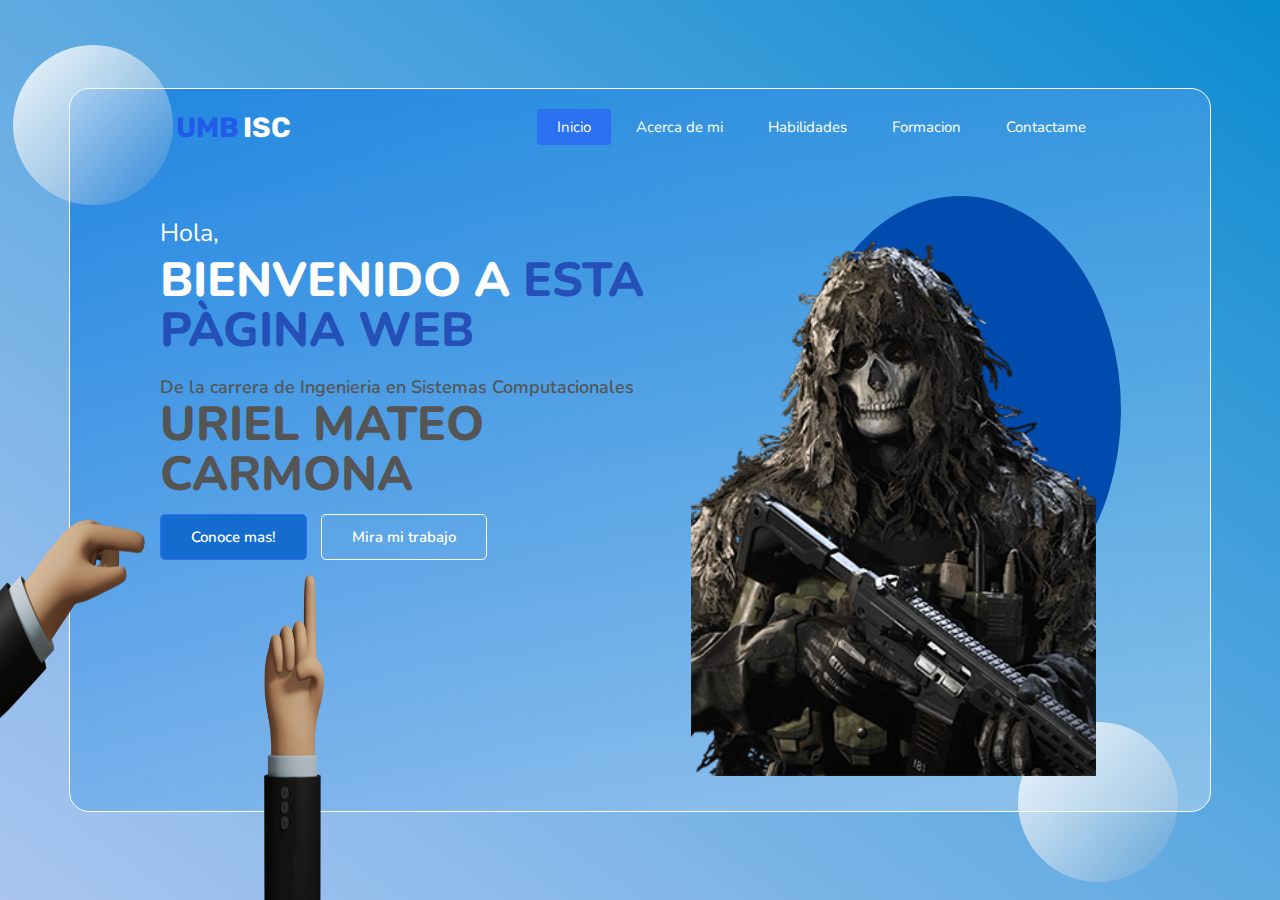
<file: index.html>
<html lang="es">
<head>
    <meta charset="UTF-8">
    <meta name="viewport" content="width=device-width, initial-scale=1.0">
    <title>P_O</title>
    <link rel="shortcut icon" href="img/coffee.png" type="image/x-icon">
    <link rel="stylesheet" href="css/styles.css">


</head>
<body>
  <div id="fb-root"></div>
<script async defer crossorigin="anonymous" src="https://connect.facebook.net/es_LA/sdk.js#xfbml=1&version=v10.0" nonce="YdCL5UJz"></script>
    <main class="container">
      <section class="content-wrapper">
        <div class="main-content">
          <div class="topnav">
            <a href="index.html" class="nav-links first"> 
              <span class="logo-brand">UMB</span> 
              <span class="logo">ISC</span>
            </a>
            <a href="index.html" class="nav-links link active">Inicio</a>
            <a href="html/acerca_de.html" class="nav-links link">Acerca de mi</a>
            <a href="html/habilidades.html" class="nav-links link">Habilidades</a>
            <a href="html/intereses.html" class="nav-links link">Formacion</a>
            <a href="html/contact.html" class="nav-links link">Contactame</a>
          </div>
          <div class="info">
            <div class="circle1"></div>
            <div class="circle2"></div>
            <div class="strengths">
              <p class="salutation">Hola,</p>
              <p class="job" style="margin-bottom: 20px;">    
                Bienvenido a
                <span class="orange-color">Esta pàgina web</span>
              </p>
              <p class="qualities">
                De la carrera de Ingenieria en Sistemas Computacionales
                <span class="orange-color job">Uriel Mateo Carmona</span>
              </p>
              <div class="buttons-wrapper">
                <button class="orange-button">Conoce mas!</button>
                <a href="https://github.com/DentOneDev/urimat.github.io"><button class="transparent-button" >Mira mi trabajo</button> </a>
              </div> <br>
              <div class="hand-right-wrapper">
                <img src="img/Dark-white-in-Jacket5.png" alt="" class="hand-right">
              </div>
              <div class="hand-up-wrapper">
                <img src="img/Dark-white-in-Jacket4.png" alt="" class="hand-up">
              </div>
            </div>
            <div class="picture">
              <img src="img/cap.png" alt="" class="pose-pic">
            </div>
          </div>
        </div>
      </section>
    </main>
    <div class="man-content">
      <div id="fb-root"></div>
    <div class="fb-comments" data-href="https://dentonedev.github.io/urimat.github.io/index.html" data-width="10" data-numposts="30"></div>
    </div>
</body>
</html>
</file>
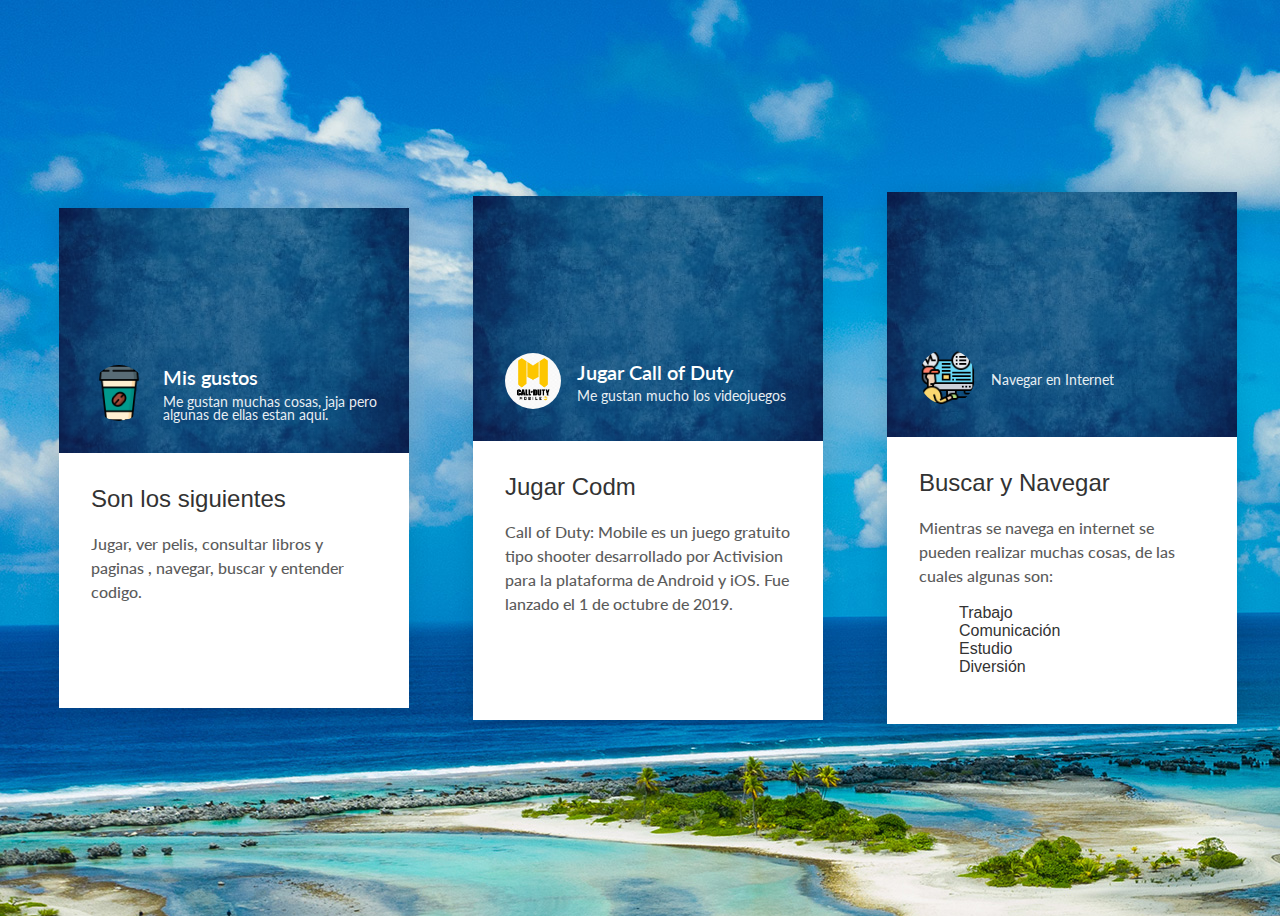
<file: html/acerca_de.html>
<!DOCTYPE html>
<html lang="en">
  <head>
    <meta charset="UTF-8" />
    <meta http-equiv="X-UA-Compatible" content="IE=edge" />
    <meta name="viewport" content="width=device-width, initial-scale=1.0" />
    <title>Acerca de mi</title>
    <link rel="shortcut icon" href="../img/usuario.png" type="image/x-icon">
    <link rel="stylesheet" href="../css/style_acerca_de.css" />
  </head>
  <body>
       <a href="../index.html" class="card">
        <div class="card__head">
          <div class="card__image"></div>
          <div class="card__author">
            <div class="author">
              <img src="../img/coffee.png" class="author__image" />
              <div class="author__content">
                <p class="author__header">Mis gustos</p>
                <p class="author__subheader">Me gustan muchas cosas, jaja pero algunas de ellas estan aqui.</p>
              </div>
            </div>
          </div>
        </div>
        <div class="card__body">
          <h2 class="card__headline">Son los siguientes</h2>
          <p class="card__text">
            Jugar, ver pelis, consultar libros y paginas , navegar, buscar y entender codigo.
            <br><br><br><br>
          </p>
        </div>
        <div class="card__foot">
          <span  class="card__link">Regresar</span>
        </div>
        <div class="card__border"></div>
      </a>
    <a href="https://www.callofduty.com/mx/es/mobile" class="card">
      <div class="card__head">
        <div class="card__image"></div>
        <div class="card__author">
          <div class="author">
            <img src="../img/logo_cod.png" class="author__image" />
            <div class="author__content">
              <p class="author__header">Jugar Call of Duty</p>
              <p class="author__subheader">Me gustan mucho los videojuegos</p>
            </div>
          </div>
        </div>
      </div>
      <div class="card__body">
        <h2 class="card__headline">Jugar Codm</h2>
        <p class="card__text">
          Call of Duty: Mobile es un juego gratuito tipo shooter desarrollado por Activision para la plataforma de Android y iOS. Fue lanzado el 1 de octubre de 2019.
          <br><br><br><br>
        </p>
      </div>
      <div class="card__foot">
        <span  class="card__link">Conocer mas</span>
      </div>
      <div class="card__border"></div>
    </a>
    <a href="#" class="card">
      <div class="card__head">
        <div class="card__image"></div>
        <div class="card__author">
          <div class="author">
            <img src="../img/supervision.png" class="author__image" />
            <div class="author__content">
              <p class="author__header"></p>
              <p class="author__subheader">Navegar en Internet</p>
            </div>
          </div>
        </div>
      </div>
      <div class="card__body">
        <h2 class="card__headline">Buscar y Navegar</h2>
        <p class="card__text">
          Mientras se navega en internet se pueden realizar muchas cosas, de las cuales algunas son:
          <ol> Trabajo <br>
          Comunicación<br>
          Estudio<br>
          Diversión<br>
        </ol>
        </p>
      </div>
      <div class="card__foot">
        <span class="card__link">Read more</span>
      </div>
      <div class="card__border"></div>
    </a>
    <script src="../js/main.js"></script>
  </body>
</html>
</file>
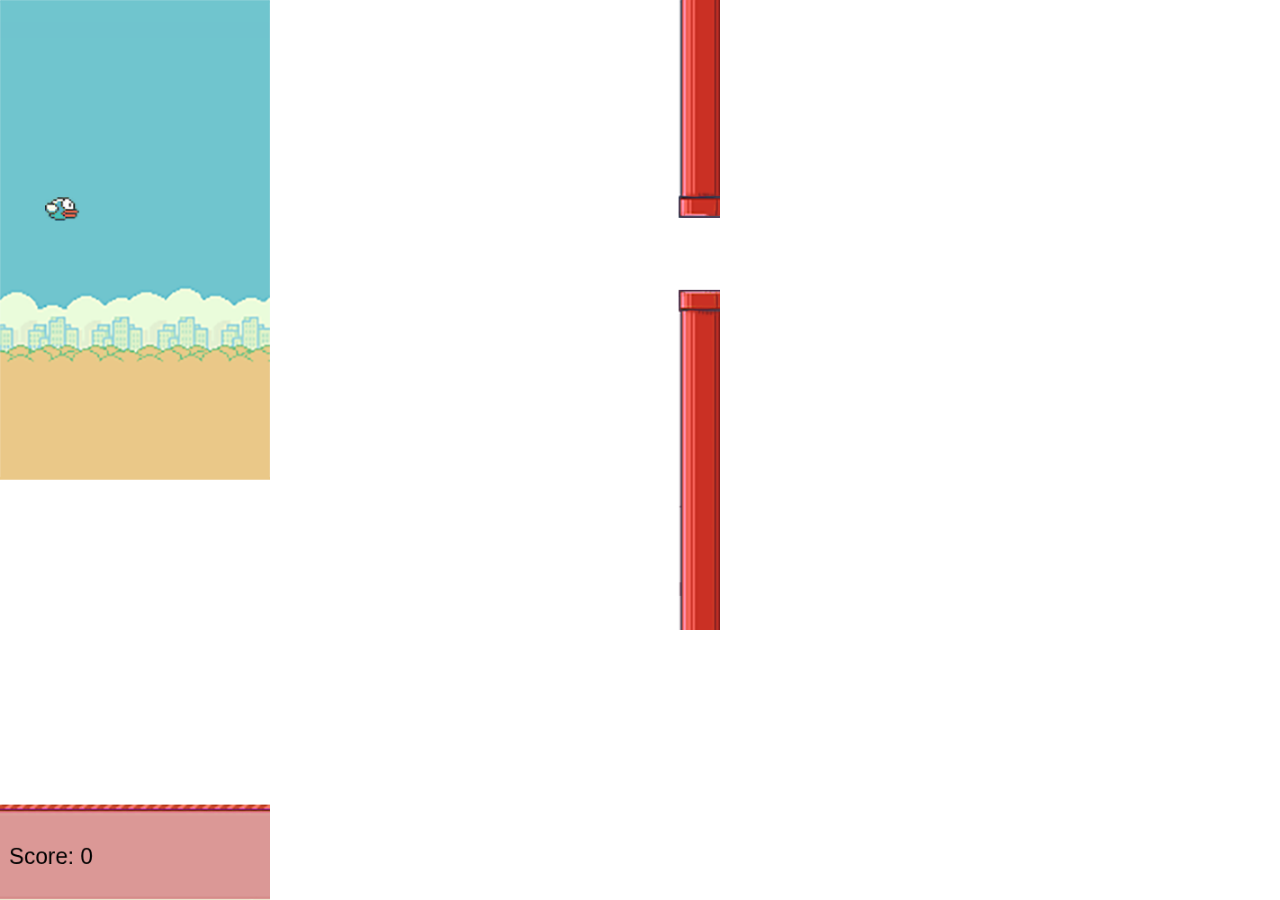
<file: html/index_juego.html>
<html>
    <head>
        <style>
            body{
                overflow: hidden;
                margin: 0%;
            }
        </style>
    </head>
    <body>
        <canvas id = "lienzoJuego"></canvas>
         <script src = "../js/juego.js"></script>
    </body>
</html>
</file>
<file: css/styles.css>
@import url('https://fonts.googleapis.com/css2?family=Nunito:wght@400;600;700&family=Rubik:wght@500;600&display=swap');
*{
    margin: 0;
    padding: 0;
    font-family: 'Nunito', sans-serif;
}
body, html {
    box-sizing: border-box;
    margin: 0;
    padding: 0;
    background-image: linear-gradient(to right top,#a9c5f0, #0287ced2);
}
    
.container .content-wrapper {
    overflow: hidden;
    z-index: 1;
    display: flex;
    justify-content: center;
    align-items: center;
    padding: 0;
    height: 100%;   
}
.container .content-wrapper .main-content {
    width: 75%;
    height: 78%;
    padding: 10px 7%;
    border-radius: 20px;
    background: #fff;
    background: linear-gradient(to right bottom, 
        rgba(6, 119, 225, 0.7), 
        rgba(255,255,255,.3));
    z-index: 1;
    border: 1px solid #fff;
}  
.main-content .topnav {
    overflow: hidden;
    background-color: inherit;
    margin-bottom: 50px;
    margin-top: 10px;
}  
.main-content .topnav a {
    display: block;
    text-decoration: none;
    font-size: 15px;
    color: #fff;
    float: left;
    padding: 2px 16px;
    text-align: center;
}  
.main-content .topnav .logo-brand {
    font-size: 28px;
    font-weight: bold;
    font-family: 'Rubik', sans-serif;
    color: #2151ecdc;
} 
.main-content .topnav .logo {
    font-size: 28px;
    font-weight: bold;
    font-family: 'Rubik', sans-serif;
}
.main-content .topnav a:not(:first-child) {
    padding: 8px 20px;
    margin-right: 5px;
}
.main-content .topnav a:hover:not(:first-child) {
    background-color: #2b70f1;    
    border-radius: 3px;
    transition: all 0.3s ease;
}
.main-content .topnav a.active {
    background-color: #2b70f1;
    border-radius: 3px;
    padding: 8px 20px;
    transition: all 0.3s ease;
}
.main-content .topnav .first {
    margin-right: 24%;
} 
.main-content .info {
    display: flex;
    justify-content: space-between;
    z-index: 1;
} 
.main-content .info .strengths {
    width: 60%;
    height: 30vh;
    margin-top: -10px;
    z-index: 2;
    color: #fff;
} 
.main-content .info .strengths .salutation {
    font-size: 25px;
    margin-bottom: 5px;
    margin-top: 30px;
}
  

  
.main-content .info .strengths .job {
    font-size: 48px;
    line-height: 50px;
    text-transform: uppercase;
    font-weight: 800;
    padding-right: 30px;
}
  
.main-content .info .strengths .job .orange-color {
    color: #2046b1e0;
}
  
.main-content .info .strengths .qualities {
    font-size: 18px;
    font-weight: 600;
    color: #555555;
    margin-bottom: 15px;
}
  
.main-content .info .strengths .buttons-wrapper {
    margin-top: 10px;
    z-index: 1;
}
  
.main-content .info .strengths .buttons-wrapper button {
    padding: 12px 30px;
    border-radius: 5px;
    cursor: pointer;
    font-size: 15px;
    outline: none;
}
  
.main-content .info .strengths .buttons-wrapper .orange-button {
    background-color: #146ccf;
    color: white;
    border: 1px solid #2b70f1;
    z-index: 1;
    font-weight: 600;
    transition: all 0.3s ease;
}
  
.main-content .info .strengths .buttons-wrapper .transparent-button {
    background-color: inherit;
    border: 1px solid white;
    margin-left: 10px;
    color: white;
    z-index: 1;
    font-weight: 600;
    transition: all 0.3s ease;
}

.main-content .info .strengths .buttons-wrapper .transparent-button:hover {
    background-color: #146ccf;
    color: white;
    border: 1px solid #167f9998;
    transition: all 0.3s ease;
}
  
.main-content .info .strengths .hand-right-wrapper {
    width: 40%;
    z-index: 2;
    float: left;
    margin-left: -30px;
}
  
.main-content .info .strengths .hand-right-wrapper .hand-right {
    width: 40vw;
    height: 50vh;
    z-index: 4;
    margin-left: -31vw;
    margin-top: -17vh;
}
  
.main-content .info .strengths .hand-up-wrapper {
    width: 40%;
    z-index: 2;
    float: left;
}
  
.main-content .info .strengths .hand-up-wrapper .hand-up {
    width: 40vw;
    height: 55vh;
    z-index: 5;
    margin-left: -25vw;
    margin-top: -2vh;
}

.main-content .info .strengths .arrow-wrapper .arrow-down {
    height: 25px;
    width: 25px;
    position: relative;
    margin-top: 8vh;
    z-index: 4;
    animation: mover 0.8s infinite  alternate;   
}

@keyframes mover {
    0% { transform: translateY(0); }
    100% { transform: translateY(-10px); }
}
  
.main-content .info .picture {
    width: 32%;
    height: 46vh;
    border: 7px solid #004bad;
    background-color: #004bad;
    border-radius: 50%;
    margin-right: -1px;
    z-index: 3;
}
  
.main-content .info .picture .pose-pic {
    z-index: 5;
    height: 60vh;
    float: right;
    margin: 3.7vh 2vh 0px 0px;
}

.circle1,
.circle2{

    background: #fff;
    background: linear-gradient(to right bottom, 
    rgba(255,255,255, .9), 
    rgba(107, 90, 90, 0.076));
    height: 10rem;
    width: 10rem;
    position: absolute;
    border-radius: 50%;
}
.circle1{
    top: 5%;
    left: 1%;
}

.circle2{
    bottom: 2%;
    right: 8%;
}

.fac{
align-content: center;
    align-items: center;
justify-content: center;
}
</file>
<file: css/style_acerca_de.css>
@import url('https://fonts.googleapis.com/css2?family=Lato:wght@300;400;700&display=swap');
@import url('https://fonts.googleapis.com/css2?family=Orelega+One&display=swap');
body {
    display: flex;
    align-items: center;
    justify-content: center;
    width: 100%;
    min-height: 100vh;
    font-family: 'Open Sans', sans-serif;
    color: #333;
    background-image: url("../img/summer-travel-tahiti.jpg");
    overflow: hidden;
}
.card {
    margin: 2em;
    position: relative;
    display: flex;
    flex-direction: column;
    width: 350px;
    background: white;
    color: currentColor;
    text-decoration: none;
    overflow: hidden;
    transition-property: color;
    transition-delay: 0.15s;
    box-shadow: 0 2px 20px rgba(0, 0, 0, .1);
}
.card.hover {
    color: white;
    transition-delay: 0;
}
.card, .card__image, .card__image::after, 
.card__author, .card__body, .card__foot, 
.card__border {
    transition-duration: 0.4s;
    transition-timing-function: 
        cubic-bezier(0.51, 0.92, 0.24, 1);
}
.card__head {
    position: relative;
    padding-top: 70%;
}
.card__author {
    position: absolute;
    padding: 2em;
    left: 0;
    bottom: 0;
    color: white;
    transition-property: transform;
    transition-delay: 0.15s;
}
.card.hover .card__author {
    transition-delay: 0;
}
.card__image {
    position: absolute;
    top: 0;
    left: 0;
    right: 0;
    bottom: 0;
    background-size: cover;
    background-position: center;
    background-image: url('../img/fondo1.jpg');
    transform-origin: top center;
    transition-property: transform;
    transition-delay: 0.15s;
}
.card__image::after {
    content: '';
    position: absolute;
    top: 0;
    left: 0;
    right: 0;
    bottom: 0;
    opacity: 0.5;
    background: linear-gradient(30deg, 
    rgba(26, 42, 99, .85), rgba(26, 42, 99, .5));
    transition-property: opacity;
    transition-delay: 0.15s;
}
.card.hover .card__image {
    transition-delay: 0;
}
.card.hover .card__image::after {
    opacity: 1;
    transition-delay: 0;
}
.card__body {
    position: relative;
    padding: 2em;
    transition-property: transform;
    transition-delay: 0.15s;
}
.card.hover .card__body {
    transition-delay: 0;
}
.card__headline {
    font-weight: 400;
    margin: 0 0 0.8em;
}
.card__text {
    line-height: 1.5;
    margin: 0;
    font-family: 'Lato', sans-serif;
    opacity: 0.8;
    font-weight: 500;
}
.card__foot {
    position: absolute;
    left: 0;
    right: 0;
    bottom: 0;
    padding: 0 2em 2em;
    opacity: 0;
    transition-property: opacity;
}
.card.hover .card__foot {
    opacity: 1;
    transition-delay: 0.15s;
}
.card.hover .card__border {
    transform: none;
    transition-delay: 0.15s;
}
.author {
    display: flex;
    align-items: center;
}
.author__image {
    flex-shrink: 0;
    margin-right: 1em;
    width: 56px;
    height: 56px;
    border-radius: 100%;
    overflow: hidden;
}
.author__content {
    display: grid;
    grid-gap: 0.4em;
    font-size: 0.9em;
    font-family: 'Lato', sans-serif;
}
.author__header {
    margin: 0;
    font-weight: 600;
    font-size: 20px;
}
.author__subheader {
    line-height: 13px;
    margin: 0;
    opacity: 0.9;
    
}
.card__link:hover{
    text-decoration: underline;
}

.text_titulo{
    text-align: center;
    justify-content: center;
    font-size: 3em;
    color: #1cb83191;
    font-family: 'Orelega One', cursive;;
    background-color: transparent rgba(80, 240, 48, 0.1);
}
</file>
